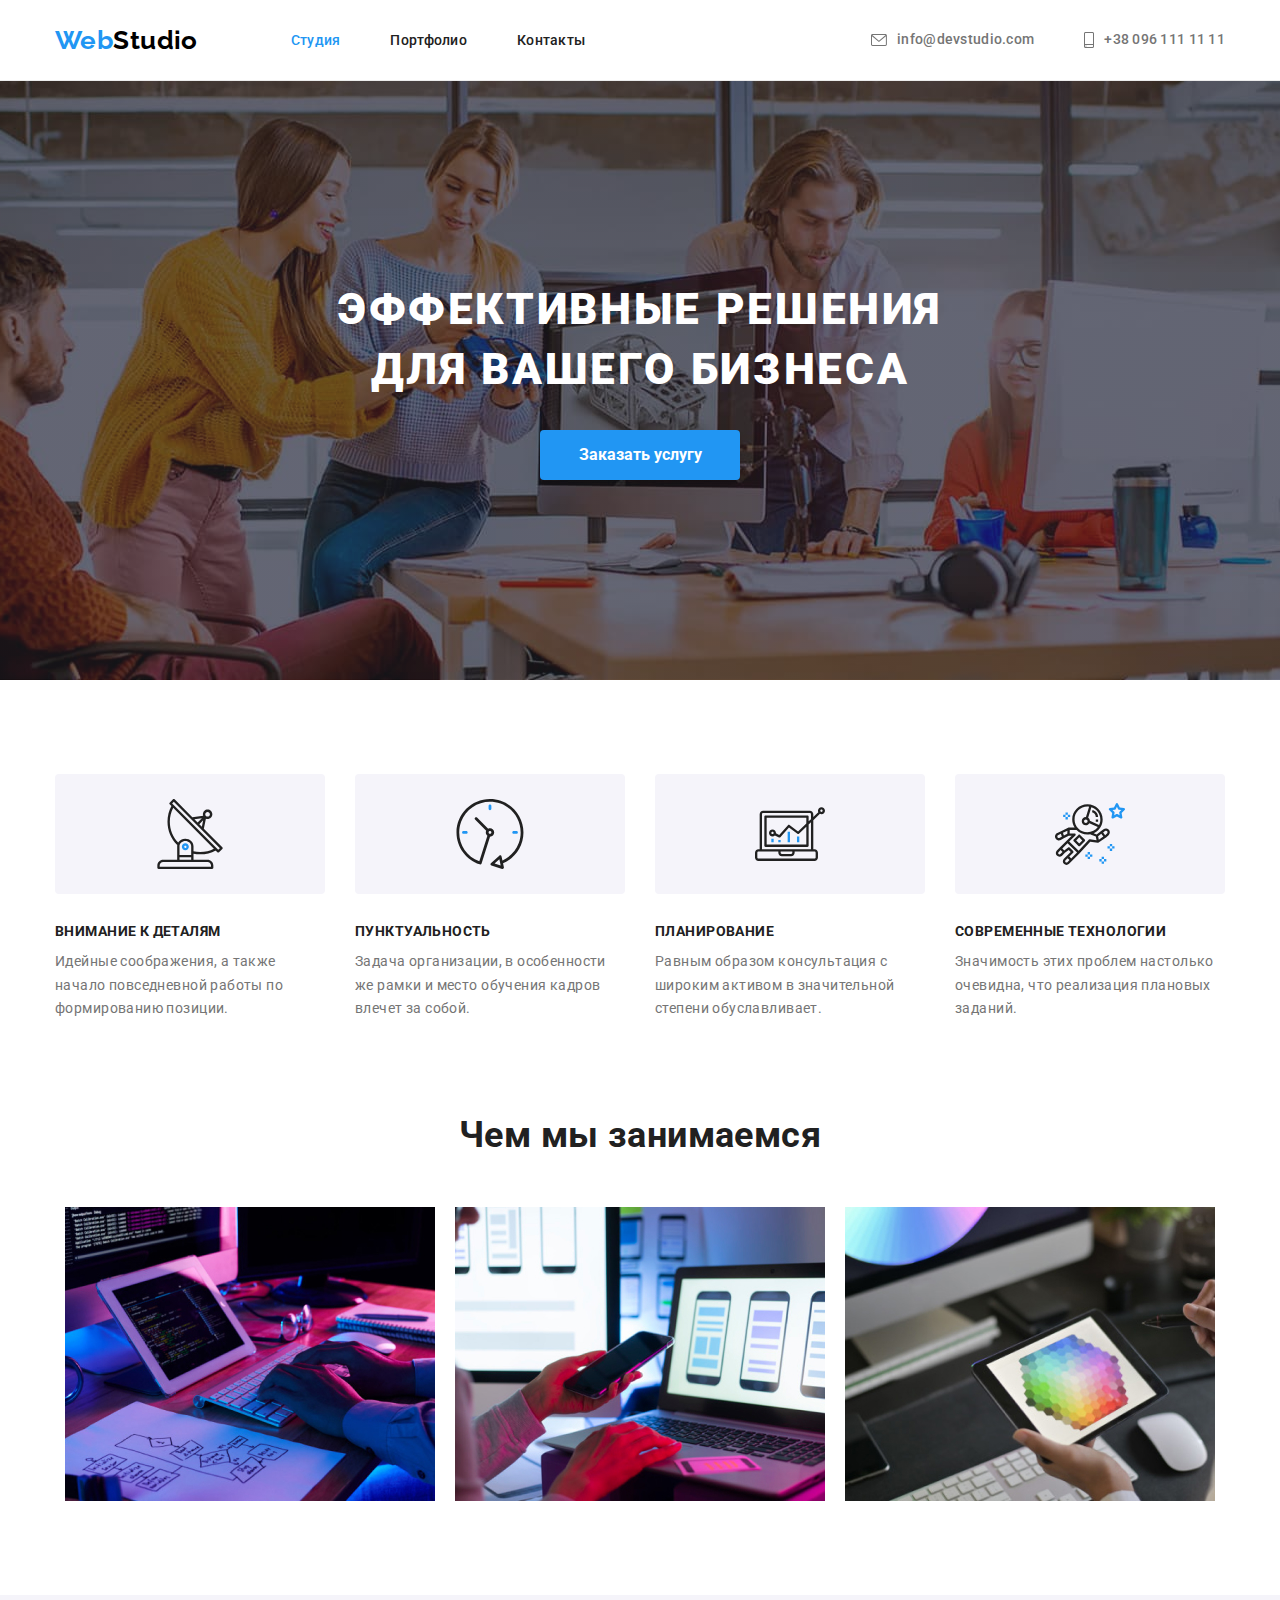
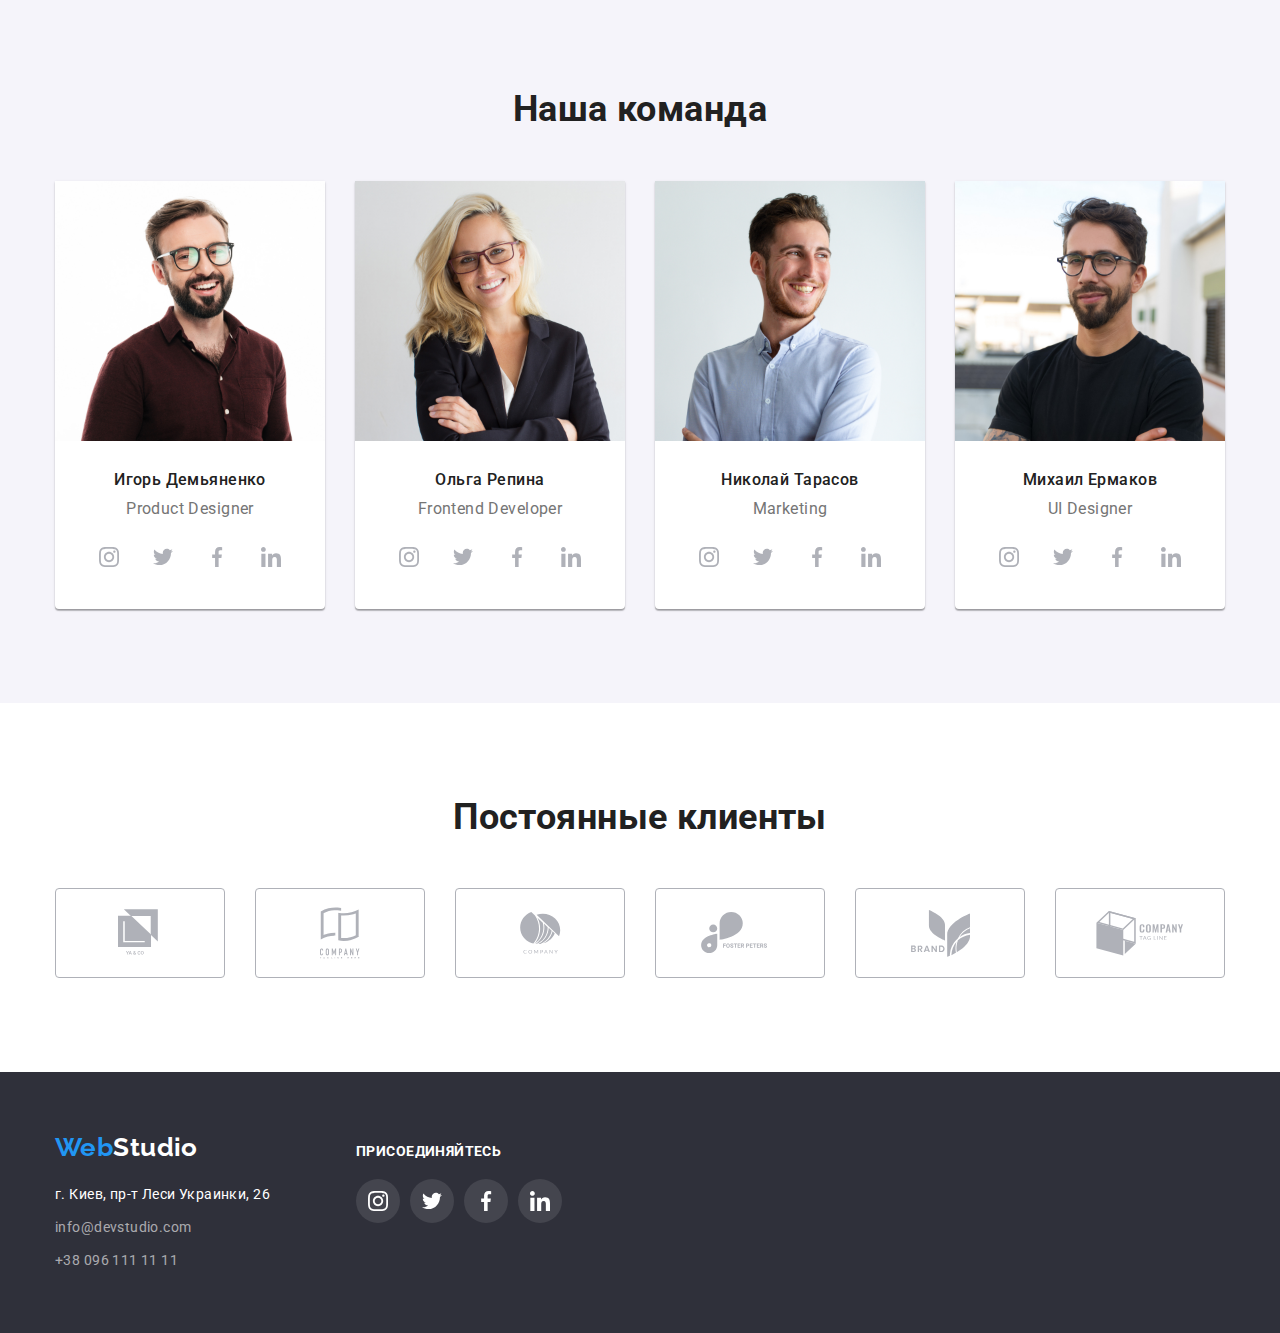
<file: index.html>
<!DOCTYPE html>
<html lang="ru">
  <head>
    <meta charset="UTF-8" />
    <meta name="viewport" content="width=device-width, initial-scale=1.0" />
    <link rel="preconnect" href="https://fonts.gstatic.com" />
    <link
      href="https://fonts.googleapis.com/css2?family=Raleway:wght@700&family=Roboto:wght@400;500;700&display=swap"
      rel="stylesheet"
    />
    <link
      rel="stylesheet"
      href="https://cdnjs.cloudflare.com/ajax/libs/modern-normalize/1.0.0/modern-normalize.min.css"
    />
    <link rel="stylesheet" href="./css/styles.css" />
    <title>Cтудия</title>
  </head>

  <body>
    <header class="page-header">
      <div class="container">
        <nav class="navigation">
          <a class="logo" href=" ./index.html" aria-label="логотип сайта">
            <span class="accent">Web</span>Studio
          </a>
          <ul class="site-nav list">
            <li class="item">
              <a class="link current" href="./index.html">Студия</a>
            </li>
            <li class="item">
              <a class="link" href="./portfolio.html">Портфолио</a>
            </li>
            <li class="item">
              <a class="link" href="#contacts">Контакты</a>
            </li>
          </ul>
        </nav>
        <address class="contacts">
          <ul class="contacts-list list">
            <li class="item">
              <a class="link" href="mailto:info@devstudio.com">
                <svg class="address-icon" width="16" height="12">
                  <use href="./images/sprite.svg#mail"></use>
                </svg>
                info@devstudio.com
              </a>
            </li>

            <li class="item">
              <a class="link" href="tel:+380961111111">
                <svg class="address-icon" width="10" height="16">
                  <use href="./images/sprite.svg#smartphone"></use>
                </svg>
                +38 096 111 11 11</a
              >
            </li>
          </ul>
        </address>
      </div>
    </header>
    <main>
      <!--Hero-->
      <section class="hero">
        <div class="box-container">
          <h1 class="title">Эффективные решения для вашего бизнеса</h1>
          <button class="button" type="button">Заказать услугу</button>
        </div>
      </section>
      <!--advantages-->
      <section class="advantages-section">
        <div class="container">
          <h2 class="section-title visually-hidden">Преимущества</h2>

          <ul class="advantages-list list">
            <li class="item">
              <div class="advantages-icon">
                <svg class="icon" width="70" height="70">
                  <use href="./images/sprite.svg#antenna"></use>
                </svg>
              </div>
              <h3 class="title">Внимание к деталям</h3>
              <p class="text">
                Идейные соображения, а также начало повседневной работы по формированию позиции.
              </p>
            </li>
            <li class="item">
              <div class="advantages-icon">
                <svg class="icon" width="70" height="70">
                  <use href="./images/sprite.svg#clock"></use>
                </svg>
              </div>
              <h3 class="title">Пунктуальность</h3>
              <p class="text">
                Задача организации, в особенности же рамки и место обучения кадров влечет за собой.
              </p>
            </li>
            <li class="item">
              <div class="advantages-icon">
                <svg class="icon" width="70" height="70">
                  <use href="./images/sprite.svg#diagram"></use>
                </svg>
              </div>
              <h3 class="title">Планирование</h3>
              <p class="text">
                Равным образом консультация с широким активом в значительной степени обуславливает.
              </p>
            </li>
            <li class="item">
              <div class="advantages-icon">
                <svg class="icon" width="70" height="70">
                  <use href="./images/sprite.svg#astronaut"></use>
                </svg>
              </div>
              <h3 class="title">Современные технологии</h3>
              <p class="text">
                Значимость этих проблем настолько очевидна, что реализация плановых заданий.
              </p>
            </li>
          </ul>
        </div>
      </section>
      <!--about-->
      <section class="about-section">
        <div class="container">
          <h2 class="section-title">Чем мы занимаемся</h2>
          <ul class="work-list list">
            <li class="item">
              <a href="#">
                <img src="./images/work/box1.jpg" alt="написание кода" width="370" height="294" />
              </a>
            </li>
            <li class="item">
              <a href="#">
                <img src="./images/work/box2.jpg" alt="адаптация сайта" width="370" height="294" />
              </a>
            </li>
            <li class="item">
              <a href="#">
                <img src="./images/work/box3.jpg" alt="оформление сайта" width="370" height="294" />
              </a>
            </li>
          </ul>
        </div>
      </section>
      <!--team-->
      <section class="team-section">
        <div class="container">
          <h2 class="section-title">Наша команда</h2>
          <ul class="team-list list">
            <li class="item">
              <img
                class="photo"
                src="./images/team/person-1.jpg"
                alt="мужчина продакт дизайнер"
                width="270"
                height="260"
              />
              <h3 class="title">Игорь Демьяненко</h3>
              <p class="text">Product Designer</p>
              <div class="socials">
                <ul class="socials-list list">
                  <li class="socials-item">
                    <a class="socials-link" href="">
                      <svg class="socials-icon" width="20" height="20">
                        <use href="./images/sprite.svg#instagram"></use>
                      </svg>
                    </a>
                  </li>
                  <li class="socials-item">
                    <a class="socials-link" href="">
                      <svg class="socials-icon" width="20" height="20">
                        <use href="./images/sprite.svg#twitter"></use>
                      </svg>
                    </a>
                  </li>
                  <li class="socials-item">
                    <a class="socials-link" href="">
                      <svg class="socials-icon" width="20" height="20">
                        <use href="./images/sprite.svg#facebook"></use>
                      </svg>
                    </a>
                  </li>
                  <li class="socials-item">
                    <a class="socials-link" href="">
                      <svg class="socials-icon" width="20" height="20">
                        <use href="./images/sprite.svg#linkedin"></use>
                      </svg>
                    </a>
                  </li>
                </ul>
              </div>
            </li>
            <li class="item">
              <img
                class="photo"
                src="./images/team/person-2.jpg"
                alt="женщина фронт-енд разработчик"
                width="270"
                height="260"
              />
              <h3 class="title">Ольга Репина</h3>
              <p class="text">Frontend Developer</p>
              <div class="socials">
                <ul class="socials-list list">
                  <li class="socials-item">
                    <a class="socials-link" href="">
                      <svg class="socials-icon" width="20" height="20">
                        <use href="./images/sprite.svg#instagram"></use>
                      </svg>
                    </a>
                  </li>
                  <li class="socials-item">
                    <a class="socials-link" href="">
                      <svg class="socials-icon" width="20" height="20">
                        <use href="./images/sprite.svg#twitter"></use>
                      </svg>
                    </a>
                  </li>
                  <li class="socials-item">
                    <a class="socials-link" href="">
                      <svg class="socials-icon" width="20" height="20">
                        <use href="./images/sprite.svg#facebook"></use>
                      </svg>
                    </a>
                  </li>
                  <li class="socials-item">
                    <a class="socials-link" href="">
                      <svg class="socials-icon" width="20" height="20">
                        <use href="./images/sprite.svg#linkedin"></use>
                      </svg>
                    </a>
                  </li>
                </ul>
              </div>
            </li>
            <li class="item">
              <img
                class="photo"
                src="./images/team/person-3.jpg"
                alt="мужчина маркетолог"
                width="270"
                height="260"
              />
              <h3 class="title">Николай Тарасов</h3>
              <p class="text">Marketing</p>
              <div class="socials">
                <ul class="socials-list list">
                  <li class="socials-item">
                    <a class="socials-link" href="">
                      <svg class="socials-icon" width="20" height="20">
                        <use href="./images/sprite.svg#instagram"></use>
                      </svg>
                    </a>
                  </li>
                  <li class="socials-item">
                    <a class="socials-link" href="">
                      <svg class="socials-icon" width="20" height="20">
                        <use href="./images/sprite.svg#twitter"></use>
                      </svg>
                    </a>
                  </li>
                  <li class="socials-item">
                    <a class="socials-link" href="">
                      <svg class="socials-icon" width="20" height="20">
                        <use href="./images/sprite.svg#facebook"></use>
                      </svg>
                    </a>
                  </li>
                  <li class="socials-item">
                    <a class="socials-link" href="">
                      <svg class="socials-icon" width="20" height="20">
                        <use href="./images/sprite.svg#linkedin"></use>
                      </svg>
                    </a>
                  </li>
                </ul>
              </div>
            </li>
            <li class="item">
              <img
                class="photo"
                src="./images/team/person-4.jpg"
                alt="мужчина ui дизайнер"
                width="270"
                height="260"
              />
              <h3 class="title">Михаил Ермаков</h3>
              <p class="text">UI Designer</p>
              <div class="socials">
                <ul class="socials-list list">
                  <li class="socials-item">
                    <a class="socials-link" href="">
                      <svg class="socials-icon" width="20" height="20">
                        <use href="./images/sprite.svg#instagram"></use>
                      </svg>
                    </a>
                  </li>
                  <li class="socials-item">
                    <a class="socials-link" href="">
                      <svg class="socials-icon" width="20" height="20">
                        <use href="./images/sprite.svg#twitter"></use>
                      </svg>
                    </a>
                  </li>
                  <li class="socials-item">
                    <a class="socials-link" href="">
                      <svg class="socials-icon" width="20" height="20">
                        <use href="./images/sprite.svg#facebook"></use>
                      </svg>
                    </a>
                  </li>
                  <li class="socials-item">
                    <a class="socials-link" href="">
                      <svg class="socials-icon" width="20" height="20">
                        <use href="./images/sprite.svg#linkedin"></use>
                      </svg>
                    </a>
                  </li>
                </ul>
              </div>
            </li>
          </ul>
        </div>
      </section>

      <section class="clients-section">
        <div class="container">
          <h2 class="section-title">Постоянные клиенты</h2>
          <ul class="clients-list list">
            <li class="clients-item">
              <a class="clients-link" href="">
                <svg class="clients-icon" width="44" height="49">
                  <use href="./images/sprite.svg#client-one"></use>
                </svg>
              </a>
            </li>
            <li class="clients-item">
              <a class="clients-link" href="">
                <svg class="clients-icon" width="40" height="52">
                  <use href="./images/sprite.svg#client-two"></use>
                </svg>
              </a>
            </li>
            <li class="clients-item">
              <a class="clients-link" href="">
                <svg class="clients-icon" width="41" height="42">
                  <use href="./images/sprite.svg#client-three"></use>
                </svg>
              </a>
            </li>
            <li class="clients-item">
              <a class="clients-link" href="">
                <svg class="clients-icon" width="79" height="42">
                  <use href="./images/sprite.svg#client-four"></use>
                </svg>
              </a>
            </li>
            <li class="clients-item">
              <a class="clients-link" href="">
                <svg class="clients-icon" width="59" height="47">
                  <use href="./images/sprite.svg#client-five"></use>
                </svg>
              </a>
            </li>
            <li class="clients-item">
              <a class="clients-link" href="">
                <svg class="clients-icon" width="88" height="45">
                  <use href="./images/sprite.svg#client-six"></use>
                </svg>
              </a>
            </li>
          </ul>
        </div>
      </section>
    </main>
    <!--footer-->
    <footer class="page-footer">
      <div class="container footer-container">
        <div class="footer-box">
          <a class="logo logo-footer" href="./index.html" aria-label="логотип сайта">
            <span class="accent">Web</span>Studio
          </a>
          <address id="contacts">
            <ul class="contacts-list-footer list">
              <li class="item">
                <a class="link mail" href="./index.html" target="blank"
                  >г. Киев, пр-т Леси Украинки, 26</a
                >
              </li>
              <li class="item">
                <a class="link" href="mailto:info@devstudio.com">info@devstudio.com</a>
              </li>
              <li class="item">
                <a class="link" href="tel:+380961111111">+38 096 111 11 11</a>
              </li>
            </ul>
          </address>
        </div>
        <div class="footer-box">
          <p class="text">Присоединяйтесь</p>
          <ul class="socials-list list">
            <li class="socials-item">
              <a class="socials-link footer-icon" href="">
                <svg class="socials-icon" width="20" height="20">
                  <use href="./images/sprite.svg#instagram"></use>
                </svg>
              </a>
            </li>
            <li class="socials-item">
              <a class="socials-link footer-icon" href="">
                <svg class="socials-icon" width="20" height="20">
                  <use href="./images/sprite.svg#twitter"></use>
                </svg>
              </a>
            </li>
            <li class="socials-item">
              <a class="socials-link footer-icon" href="">
                <svg class="socials-icon" width="20" height="20">
                  <use href="./images/sprite.svg#facebook"></use>
                </svg>
              </a>
            </li>
            <li class="socials-item">
              <a class="socials-link footer-icon" href="">
                <svg class="socials-icon" width="20" height="20">
                  <use href="./images/sprite.svg#linkedin"></use>
                </svg>
              </a>
            </li>
          </ul>
        </div>
      </div>
    </footer>
    <div class="backdrop is-hidden">
      <div class="modal">
        <button>Закрыть</button>
      </div>
    </div>
  </body>
</html>
</file>
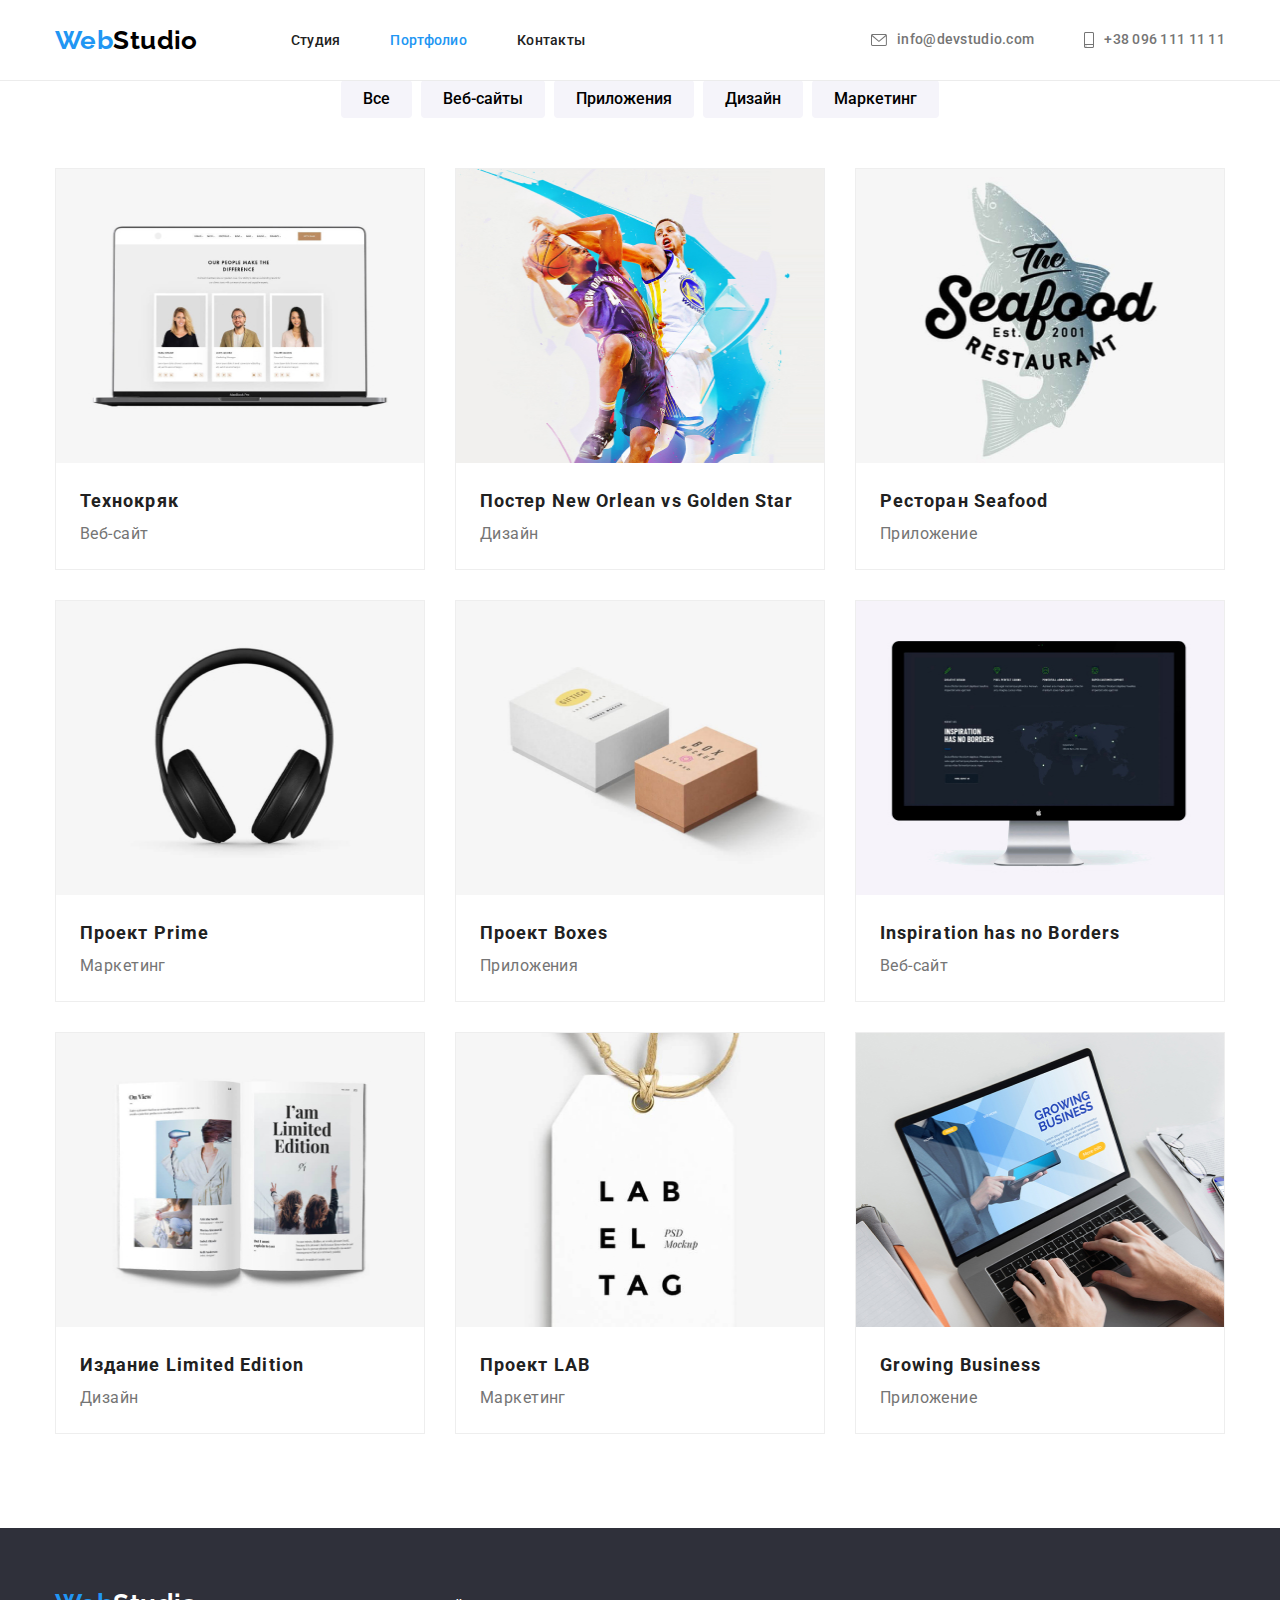
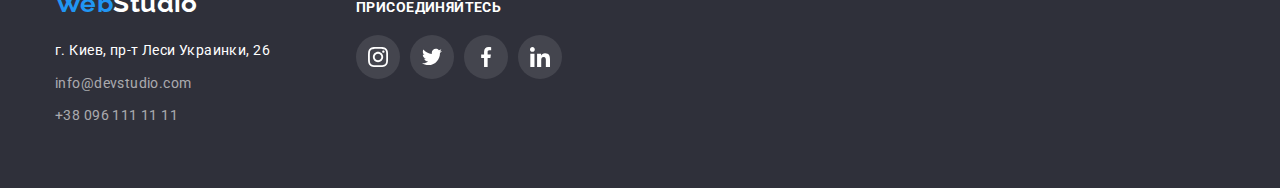
<file: portfolio.html>
<!DOCTYPE html>
<html lang="ru">
  <head>
    <meta charset="UTF-8" />
    <meta name="viewport" content="width=device-width, initial-scale=1.0" />
    <link rel="preconnect" href="https://fonts.gstatic.com" />
    <link
      href="https://fonts.googleapis.com/css2?family=Raleway:wght@700&family=Roboto:wght@400;500;700&display=swap"
      rel="stylesheet"
    />
    <link
      rel="stylesheet"
      href="https://cdnjs.cloudflare.com/ajax/libs/modern-normalize/1.0.0/modern-normalize.min.css"
    />
    <link rel="stylesheet" href="./css/styles.css" />
    <title>Портфолио</title>
  </head>

  <body>
    <header class="page-header portfolio-header">
      <div class="container">
        <nav class="navigation">
          <a class="logo" href=" ./index.html" aria-label="логотип сайта">
            <span class="accent">Web</span>Studio
          </a>
          <ul class="site-nav list">
            <li class="item">
              <a class="link" href="./index.html">Студия</a>
            </li>
            <li class="item">
              <a class="link current" href="./portfolio.html">Портфолио</a>
            </li>
            <li class="item">
              <a class="link" href="#contacts">Контакты</a>
            </li>
          </ul>
        </nav>
        <address class="contacts">
          <ul class="contacts-list list">
            <li class="item">
              <a class="link" href="mailto:info@devstudio.com">
                <svg class="address-icon" width="16" height="12">
                  <use href="./images/sprite.svg#mail"></use>
                </svg>
                info@devstudio.com
              </a>
            </li>

            <li class="item">
              <a class="link" href="tell:+380961111111">
                <svg class="address-icon" width="10" height="16">
                  <use href="./images/sprite.svg#smartphone"></use>
                </svg>
                +38 096 111 11 11</a
              >
            </li>
          </ul>
        </address>
      </div>
    </header>
    <!-- main -->
    <main>
      <!-- Portfolio -->
      <section class="projects">
        <div class="container">
          <h1 class="visually-hidden">Наши проекты</h1>
          <ul class="filter list">
            <li class="item">
              <button class="filter-button" type="button">Все</button>
            </li>
            <li class="item">
              <button class="filter-button" type="button">Веб-сайты</button>
            </li>
            <li class="item">
              <button class="filter-button" type="button">Приложения</button>
            </li>
            <li class="item">
              <button class="filter-button" type="button">Дизайн</button>
            </li>
            <li class="item">
              <button class="filter-button" type="button">Маркетинг</button>
            </li>
          </ul>

          <ul class="projects-list list">
            <li class="item">
              <a class="link" href="">
                <img
                  class="photo"
                  src="./images/portfolio/projects/project-1.jpg"
                  alt="лептоп"
                  width="370"
                  height="294"
                />
                <h2 class="title">Технокряк</h2>
                <p class="text">Веб-сайт</p>
                <p class="description">
                  Lorem ipsum dolor sit amet consectetur, adipisicing elit. Magnam, assumenda!
                </p>
              </a>
            </li>

            <li class="item">
              <a class="link" href="">
                <img
                  class="photo"
                  src="./images/portfolio/projects/project-2.jpg"
                  alt="два баскетболиста"
                  width="370"
                  height="294"
                />
                <h2 class="title">Постер New Orlean vs Golden Star</h2>
                <p class="text">Дизайн</p>
                <p class="description">
                  Lorem ipsum dolor sit amet consectetur adipisicing elit. A, nisi.
                </p>
              </a>
            </li>

            <li class="item">
              <a class="link" href="">
                <img
                  class="photo"
                  src="./images/portfolio/projects/project-3.jpg"
                  alt="логотип ресторана"
                  width="370"
                  height="294"
                />
                <h2 class="title">Ресторан Seafood</h2>
                <p class="text">Приложение</p>
                <p class="description">
                  Lorem ipsum dolor sit amet consectetur adipisicing elit. A, nisi.
                </p>
              </a>
            </li>
            <li class="item">
              <a class="link" href="">
                <img
                  class="photo"
                  src="./images/portfolio/projects/project-4.jpg"
                  alt="наушники"
                  width="370"
                  height="294"
                />
                <h2 class="title">Проект Prime</h2>
                <p class="text">Маркетинг</p>
                <p class="description">
                  Lorem ipsum dolor sit amet consectetur adipisicing elit. A, nisi.
                </p>
              </a>
            </li>

            <li class="item">
              <a class="link" href="">
                <img
                  class="photo"
                  src="./images/portfolio/projects/project-5.jpg"
                  alt="две коробки"
                  width="370"
                  height="294"
                />
                <h2 class="title">Проект Boxes</h2>
                <p class="text">Приложения</p>
                <p class="description">
                  Lorem ipsum dolor sit amet consectetur adipisicing elit. A, nisi.
                </p>
              </a>
            </li>

            <li class="item">
              <a class="link" href="">
                <img
                  class="photo"
                  src="./images/portfolio/projects/project-6.jpg"
                  alt="ай-мак"
                  width="370"
                  height="294"
                />
                <h2 class="title">Inspiration has no Borders</h2>
                <p class="text">Веб-сайт</p>
                <p class="description">
                  Lorem ipsum dolor sit amet consectetur adipisicing elit. A, nisi.
                </p>
              </a>
            </li>

            <li class="item">
              <a class="link" href="">
                <img
                  class="photo"
                  src="./images/portfolio/projects/project-7.jpg"
                  alt="открытая книга"
                  width="370"
                  height="294"
                />
                <h2 class="title">Издание Limited Edition</h2>
                <p class="text">Дизайн</p>
                <p class="description">
                  Lorem ipsum dolor sit amet consectetur adipisicing elit. A, nisi.
                </p>
              </a>
            </li>

            <li class="item">
              <a class="link" href="">
                <img
                  class="photo"
                  src="./images/portfolio/projects/project-8.jpg"
                  alt="эмблема"
                  width="370"
                  height="294"
                />
                <h2 class="title">Проект LAB</h2>
                <p class="text">Маркетинг</p>
                <p class="description">
                  Lorem ipsum dolor sit amet consectetur adipisicing elit. A, nisi.
                </p>
              </a>
            </li>

            <li class="item">
              <a class="link" href="">
                <img
                  class="photo"
                  src="./images/portfolio/projects/project-9.jpg"
                  alt="человек работает за лептопом"
                  width="370"
                  height="294"
                />
                <h2 class="title">Growing Business</h2>
                <p class="text">Приложение</p>
                <p class="description">
                  Lorem ipsum dolor sit amet consectetur adipisicing elit. A, nisi.
                </p>
              </a>
            </li>
          </ul>
        </div>
      </section>
    </main>
    <!--footer-->
    <footer class="page-footer">
      <div class="container footer-container">
        <div class="footer-box">
          <a class="logo logo-footer" href="./index.html" aria-label="логотип сайта">
            <span class="accent">Web</span>Studio
          </a>
          <address id="contacts">
            <ul class="contacts-list-footer list">
              <li class="item">
                <a class="link mail" href="./index.html" target="blank"
                  >г. Киев, пр-т Леси Украинки, 26</a
                >
              </li>
              <li class="item">
                <a class="link" href="mailto:info@devstudio.com">info@devstudio.com</a>
              </li>
              <li class="item">
                <a class="link" href="tel:+380961111111">+38 096 111 11 11</a>
              </li>
            </ul>
          </address>
        </div>
        <div class="footer-box">
          <p class="text">Присоединяйтесь</p>
          <ul class="socials-list list">
            <li class="socials-item">
              <a class="socials-link footer-icon" href="">
                <svg class="socials-icon" width="20" height="20">
                  <use href="./images/sprite.svg#instagram"></use>
                </svg>
              </a>
            </li>
            <li class="socials-item">
              <a class="socials-link footer-icon" href="">
                <svg class="socials-icon" width="20" height="20">
                  <use href="./images/sprite.svg#twitter"></use>
                </svg>
              </a>
            </li>
            <li class="socials-item">
              <a class="socials-link footer-icon" href="">
                <svg class="socials-icon" width="20" height="20">
                  <use href="./images/sprite.svg#facebook"></use>
                </svg>
              </a>
            </li>
            <li class="socials-item">
              <a class="socials-link footer-icon" href="">
                <svg class="socials-icon" width="20" height="20">
                  <use href="./images/sprite.svg#linkedin"></use>
                </svg>
              </a>
            </li>
          </ul>
        </div>
      </div>
    </footer>
  </body>
</html>
</file>
<file: css/styles.css>
:root {
  --primary-text-color: #212121;
  --secondary-text-color: #757575;
  --acccent-color: #2196f3;
  --primary-background-color: #ffffff;
  --secondary-background-color: #f5f4fa;
  --icon-color: #afb1b8;
  --secondary-icon-color: #ffffff;
  --primary-white-color: #ffffff;
  --icon-background-color: rgba(255, 255, 255, 0.1);
}

body {
  background-color: var(--primary-background-color);
  color: var(--primary-text-color);

  font-family: Roboto, sans-serif;
  letter-spacing: 0.03em;
  font-size: 14px;

  padding-top: 80px;
}

h1,
h2,
h3,
h4,
h5,
h6 {
  margin: 0;
}

ul,
ol {
  margin: 0;
  padding: 0;
}

p {
  margin: 0;
}

img {
  display: block;
}

.list {
  list-style: none;
}

.link {
  text-decoration: none;
}

.container {
  margin-left: auto;
  margin-right: auto;
  width: 1200px;
  padding-left: 15px;
  padding-right: 15px;
  /* outline: 2px solid tomato; */
}

/* Logo */

.page-header {
  border-bottom: 1px solid #ececec;
  background-color: var(--primary-background-color);

  position: fixed;
  top: 0;
  left: 0;
  width: 100%;
}

.page-header .container {
  display: flex;
  align-items: center;
  min-height: 80px;
}

.logo {
  color: #000000;
  font-family: Raleway, sans-serif;

  font-weight: 700;
  font-size: 26px;
  line-height: 1.19;
  text-decoration: none;
}

.logo .accent {
  color: var(--acccent-color);
}

/* Navigation */

.navigation {
  display: flex;
}

.site-nav {
  display: flex;
  align-items: center;
  margin-left: 93px;
}

.site-nav .item:not(:last-child) {
  margin-right: 50px;
}

.site-nav .link {
  padding-top: 10px;
  padding-bottom: 10px;

  color: var(--primary-text-color);
  font-weight: 500;
  font-size: 14px;
  line-height: 1.14;
  letter-spacing: 0.02em;
  text-decoration: none;
}

.site-nav .link:hover,
.site-nav .link:focus {
  color: var(--acccent-color);
}

.site-nav .link.current {
  color: var(--acccent-color);
}

/* Contacts */

.contacts {
  display: flex;
  margin-left: auto;
}

.contacts-list {
  display: flex;
}

.contacts-list .item:not(:last-child) {
  margin-right: 50px;
}

.contacts-list .link {
  display: inline-flex;
  align-items: center;
  padding-top: 10px;
  padding-bottom: 10px;

  color: var(--secondary-text-color);
  font-weight: 500;
  font-size: 14px;
  line-height: 1.14;
  letter-spacing: 0.02em;
  text-decoration: none;
  font-style: normal;
}

.address-icon {
  margin-right: 10px;
  fill: currentColor;
}

.mail-icon:hover,
.mail-icon:focus {
  fill: var(--acccent-color);
}

.contacts-list .link:hover,
.contacts-list .link:focus {
  color: var(--acccent-color);
}

/* hero */

.hero {
  display: flex;
  align-items: center;
  justify-content: center;

  margin-left: auto;
  margin-right: auto;
  background-color: #2f303a;
  max-width: 1600px;
  text-align: center;
  background-image: linear-gradient(to right, rgba(47, 48, 58, 0.4), rgba(47, 48, 58, 0.4)),
    url(../images/hero/hero.jpg);
  background-size: cover;
  background-position: center;
  background-repeat: no-repeat;
}

.hero .box-container {
  max-width: 696px;
  padding-top: 200px;
  padding-bottom: 200px;
}

.hero .title {
  margin-bottom: 30px;

  color: var(--primary-background-color);

  font-weight: 900;
  font-size: 44px;
  line-height: 1.36;
  letter-spacing: 0.06em;
  text-transform: uppercase;
}

.button {
  width: 200px;
  height: 50px;

  color: var(--primary-background-color);
  background-color: var(--acccent-color);
  box-shadow: 0px 4px 4px rgba(0, 0, 0, 0.15);
  font-weight: 700;
  font-size: 16px;
  line-height: 1.87;
  text-decoration: none;
  border-radius: 4px;
  border: none;
  cursor: pointer;
}

.backdrop {
  position: fixed;
  top: 0;
  left: 0;
  width: 100%;
  height: 100%;
  background-color: rgba(0, 0, 0, 0.2);
}

.backdrop.is-hidden {
  opacity: 0;
  pointer-events: none;
}

.modal {
  position: absolute;
  top: 50%;
  left: 50%;
  transform: translate(-50%, -50%);

  min-width: 500px;
  min-height: 500px;

  background-color: var(--primary-background-color);
}

/* Advantages */
.visually-hidden {
  position: absolute;
  width: 1px;
  height: 1px;
  margin: -1px;
  border: 0;
  padding: 0;

  white-space: nowrap;
  clip-path: inset(100%);
  clip: rect(0 0 0 0);
  overflow: hidden;
}

.advantages-section {
  padding-top: 94px;
  padding-bottom: 94px;
}

.advantages-section .container {
  display: flex;
}

.advantages-list {
  display: flex;
}

.advantages-list .item:not(:last-child) {
  margin-right: 30px;
  max-width: 270px;
}

.advantages-list .title {
  margin-bottom: 10px;

  color: var(--primary-text-color);
  font-weight: 700;
  font-size: 14px;
  line-height: 1.14;
  text-transform: uppercase;
}

.advantages-list .text {
  color: var(--secondary-text-color);

  font-weight: normal;
  font-size: 14px;
  line-height: 1.71;
}
.advantages-icon {
  display: flex;
  width: 270px;
  height: 120px;
  background-color: #f5f4fa;
  border-radius: 4px;
  align-items: center;
  justify-content: center;
  margin-bottom: 30px;
}

/* .about-section */

.about-section {
  padding-bottom: 94px;
}

.about-section .section-title,
.team-section .section-title,
.clients-section .section-title {
  margin-bottom: 50px;

  font-weight: 700;
  font-size: 36px;
  line-height: 1.16;
  text-align: center;
}

.work-list {
  display: flex;
  justify-content: space-around;
}

/* Team */

.team-section {
  display: flex;
  justify-content: center;
  padding-top: 94px;
  padding-bottom: 94px;
  align-items: center;
  background-color: var(--secondary-background-color);
}

.team-list {
  display: flex;
  justify-content: space-between;
}

.team-section {
  background-color: var(--secondary-background-color);
}

.team-list .photo {
  margin-bottom: 30px;
}

.team-list .text {
  margin-bottom: 16px;
}

.team-list .title {
  margin-bottom: 10px;
}

.team-list .item {
  background: #ffffff;
  box-shadow: 0px 1px 3px rgba(0, 0, 0, 0.12), 0px 1px 1px rgba(0, 0, 0, 0.14),
    0px 2px 1px rgba(0, 0, 0, 0.2);
  border-radius: 0px 0px 4px 4px;
}

.team-list .title,
.team-list .text {
  font-weight: 500;
  font-size: 16px;
  line-height: 1.18;
  text-align: center;
}

.team-list .text {
  color: var(--secondary-text-color);
  font-weight: 400;
}

.socials {
  /* display: flex; */

  margin-bottom: 30px;
}

.socials-list {
  display: flex;
  justify-content: center;
}

.socials-link {
  display: flex;
  height: 44px;
  width: 44px;
  border-radius: 50%;
  align-items: center;
  justify-content: center;
  color: var(--icon-color);
}

.socials-item:nth-child(-n + 3) {
  margin-right: 10px;
}

.socials-icon {
  width: 20px;
  height: 20px;
  fill: currentColor;
}

.socials-link:hover,
.socials-link:focus {
  color: #ffffff;
  background-color: var(--acccent-color);
}
/* end team */

/* clients */

.clients-section {
  display: flex;
  padding-top: 94px;
  padding-bottom: 94px;
}

.clients-list {
  display: flex;
  justify-content: space-between;
}

.clients-link {
  color: var(--icon-color);
  border: 1px solid #afb1b8;

  display: flex;
  width: 170px;
  height: 90px;
  border-radius: 4px;
  justify-content: center;
  align-items: center;
}

.clients-link:hover,
.clients-link:focus {
  color: var(--acccent-color);
  border-color: var(--acccent-color);
}

.clients-icon {
  fill: currentColor;
}

/* end clients */

/* footer */

.footer-container {
  display: flex;
  align-items: baseline;
}

.page-footer {
  background-color: #2f303a;
  padding-top: 60px;
  padding-bottom: 60px;
}

.footer-box:not(:last-child) {
  margin-right: 70px;
}

.footer-box .text {
  margin-bottom: 20px;
  font-weight: 700;
  line-height: 1.142;
  text-transform: uppercase;
  color: var(--primary-white-color);
}

.footer-icon {
  background-color: var(--icon-background-color);
  color: var(--secondary-icon-color);
}

.page-footer .logo {
  /* width: 231px; */
  display: block;
  margin-bottom: 20px;
}

.contacts-list-footer .item:not(:last-child) {
  margin-bottom: 9px;
}

.logo-footer {
  color: var(--primary-background-color);
}

.contacts-list-footer {
  width: 231px;
}

.contacts-list-footer .link {
  display: block;

  color: rgba(255, 255, 255, 0.6);
  font-weight: 400;
  line-height: 1.71;
  text-decoration: none;
  font-style: normal;
}

.contacts-list-footer .mail {
  color: var(--primary-background-color);
}

.contacts-list-footer .link:hover,
.contacts-list-footer .link:focus {
  color: var(--acccent-color);
}

/* Portfolio */

.portfolio-header {
  margin-bottom: 94px;
}

/* buttons */

.filter {
  display: flex;
  justify-content: center;
  margin-bottom: 34px;
  padding-bottom: 16px;
}

.filter-button {
  padding: 6px 22px;

  background-color: #f5f4fa;
  font-weight: 500;
  font-size: 16px;
  line-height: 1.62;
  text-align: center;

  border-radius: 4px;
  border: transparent;
  cursor: pointer;
}

.filter .item:not(:last-child) {
  margin-right: 9px;
}

.filter-button:hover,
.filter-button:focus {
  color: var(--primary-background-color);
  background-color: var(--acccent-color);
  box-shadow: 0px 3px 1px rgba(0, 0, 0, 0.1), 0px 1px 2px rgba(0, 0, 0, 0.08),
    0px 2px 2px rgba(0, 0, 0, 0.12);
}

/* projects */

.projects-list {
  display: flex;
  flex-wrap: wrap;
  margin-bottom: 94px;
}

.projects-list .item {
  width: calc((100% - 60px) / 3);
  /* width: 370px; */
  border: 1px solid #eeeeee;
  margin-right: 30px;
  margin-bottom: 30px;
}

.projects-list .link {
  display: block;
}

.projects-list .link:hover,
.projects-list .link:focus {
  box-shadow: 0px 1px 1px rgba(0, 0, 0, 0.12), 0px 4px 4px rgba(0, 0, 0, 0.06),
    1px 4px 6px rgba(0, 0, 0, 0.16);
}

.projects-list .item:nth-child(3n) {
  margin-right: 0px;
}

.projects-list .item:nth-last-child(-n + 3) {
  margin-bottom: 0px;
}

.projects-list .photo {
  width: 100%;
  margin-bottom: 20px;
}

.projects-list .title {
  margin-left: 24px;

  color: var(--primary-text-color);
  font-weight: 700;
  font-size: 18px;
  line-height: 2;
  letter-spacing: 0.06em;
}

.projects-list .text {
  margin-left: 24px;
  padding-bottom: 20px;

  color: var(--secondary-text-color);
  font-weight: 400;
  font-size: 16px;
  line-height: 1.87;
}

.projects-list .description {
  display: none;
  font-weight: 400;
  font-size: 16px;
  line-height: 1.87;
}
</file>
